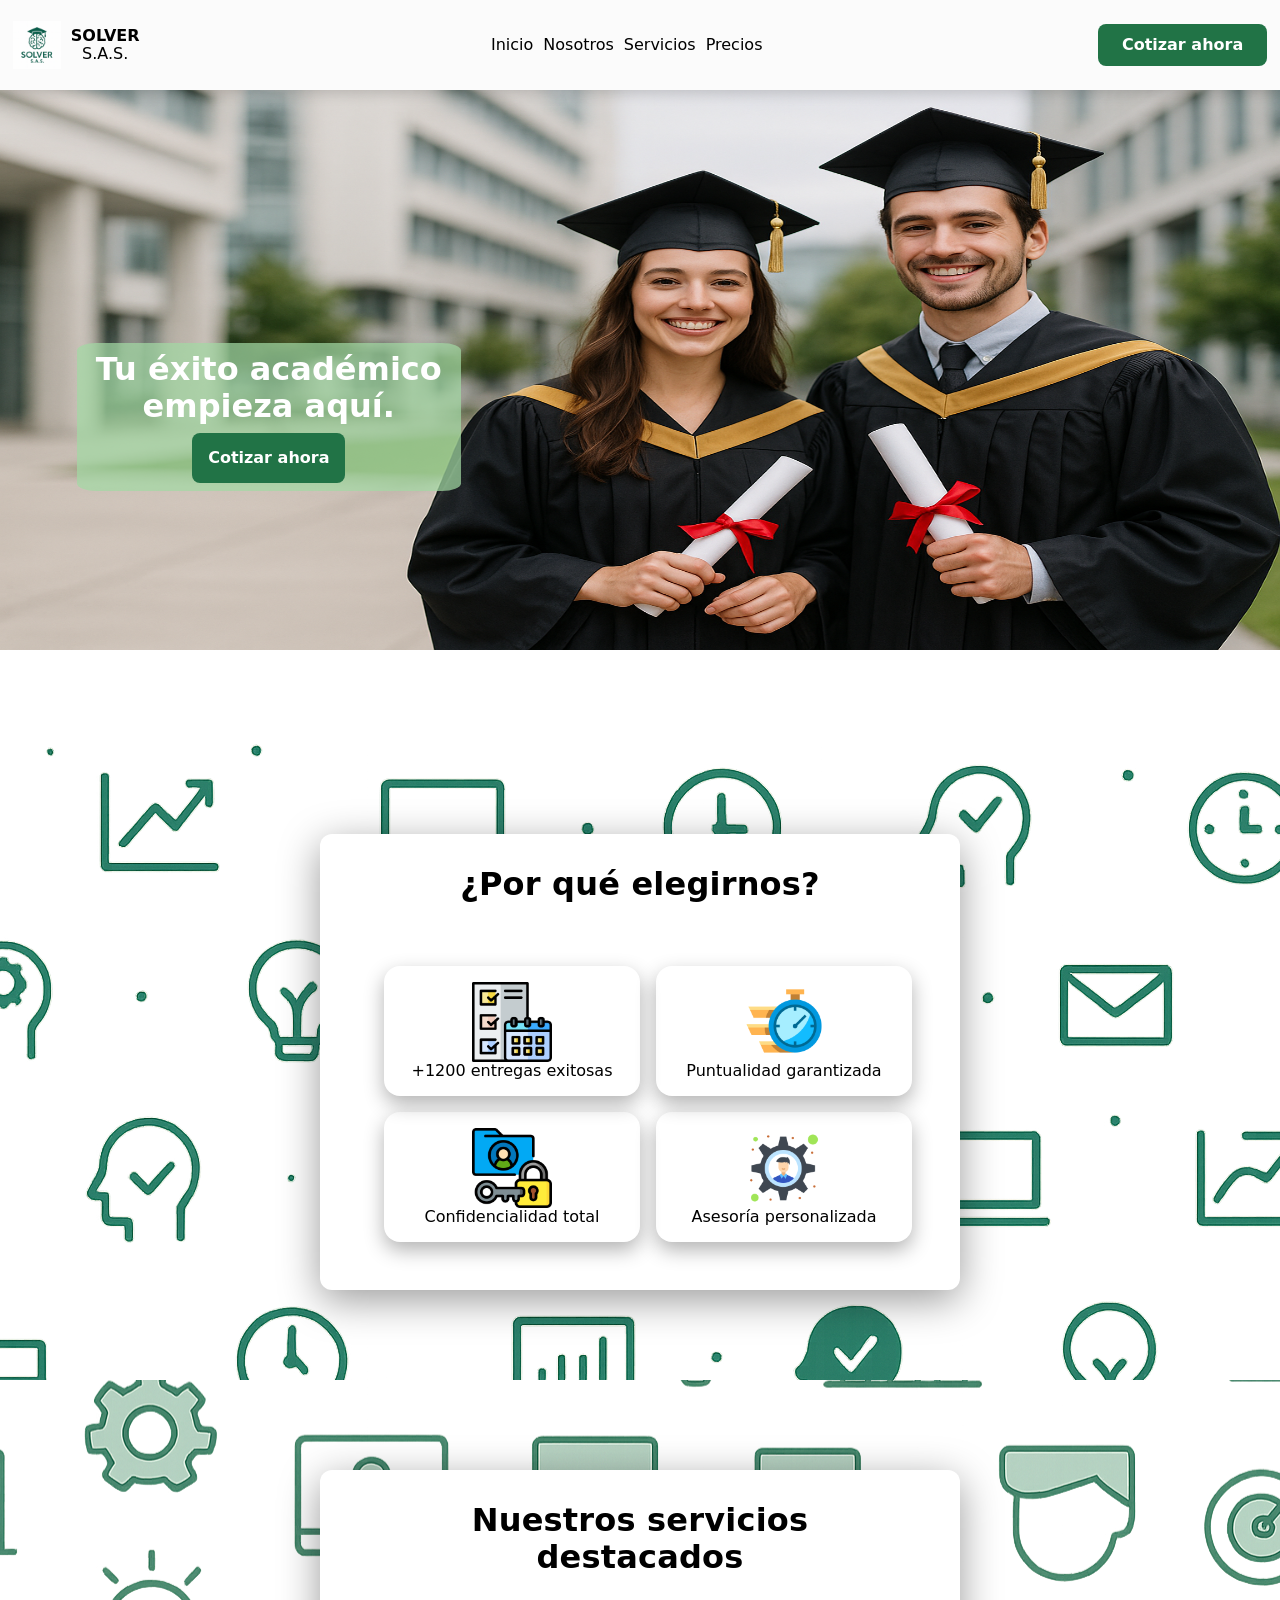
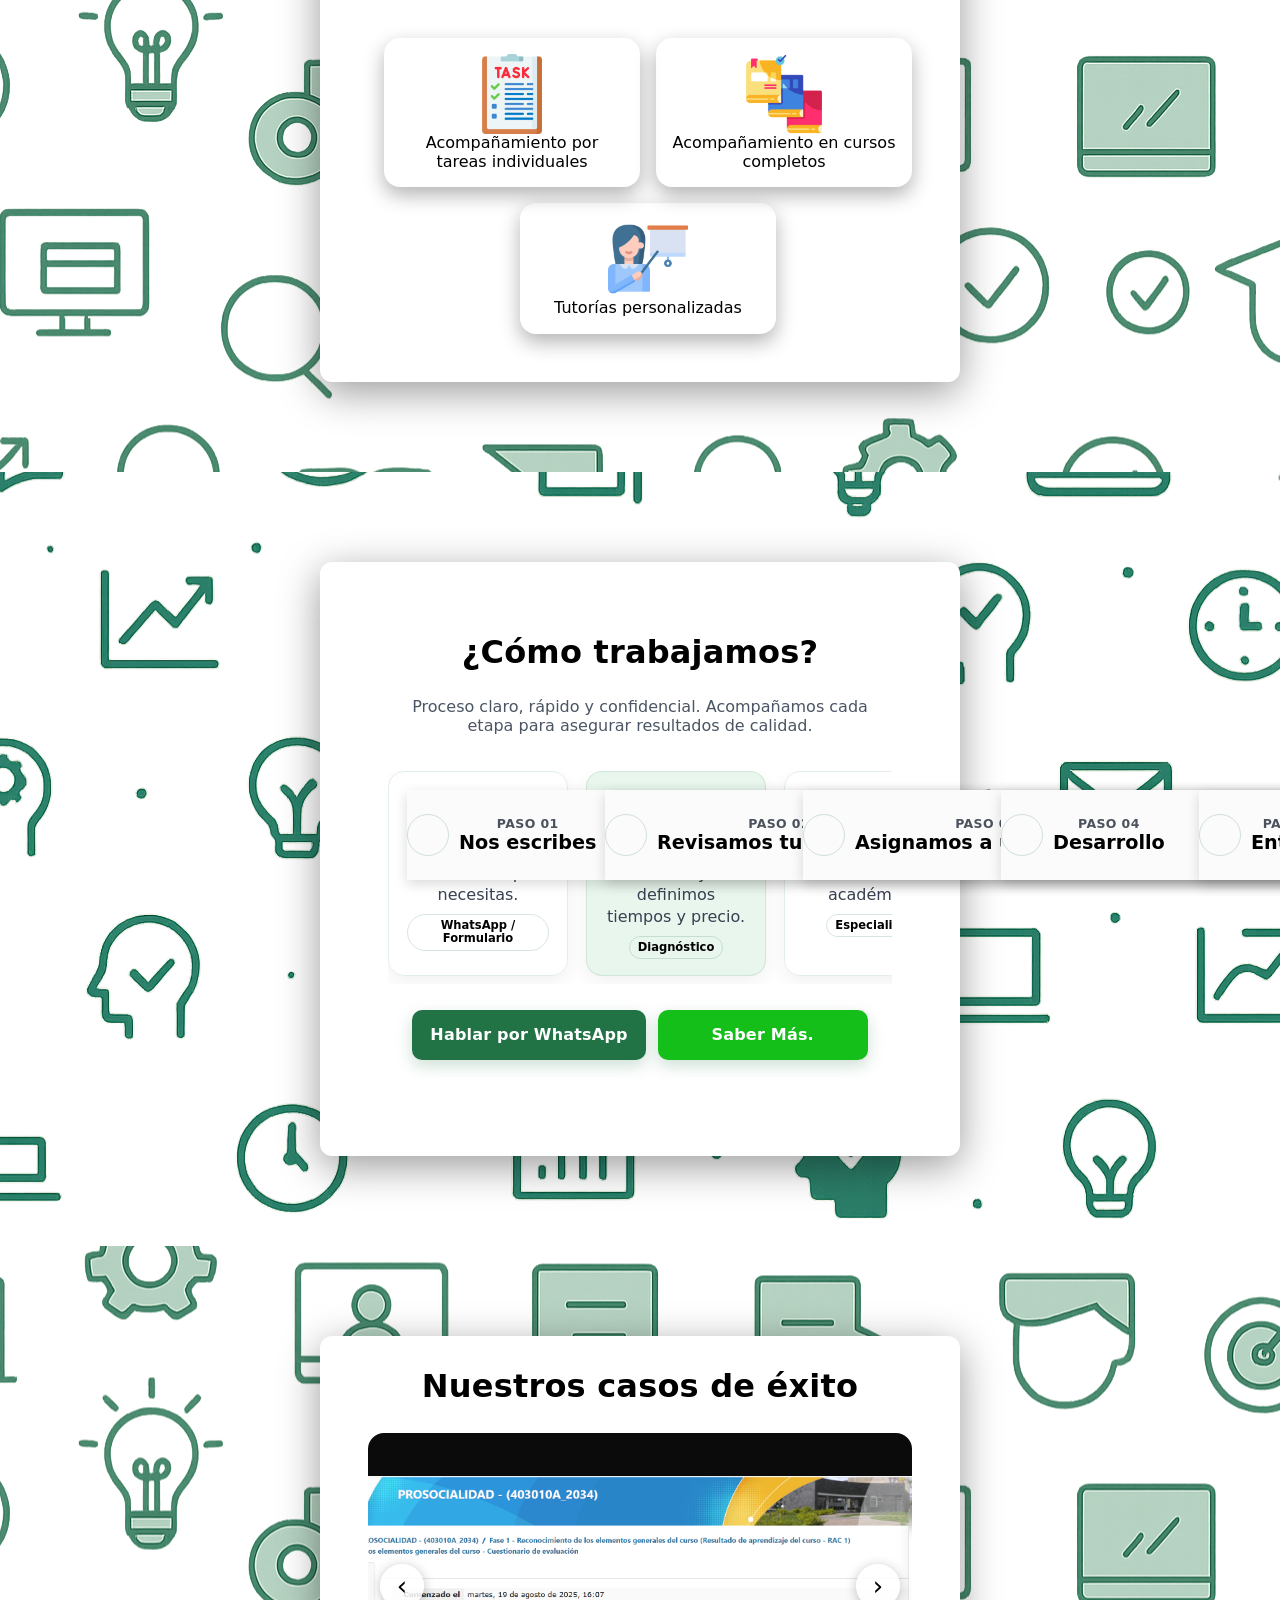
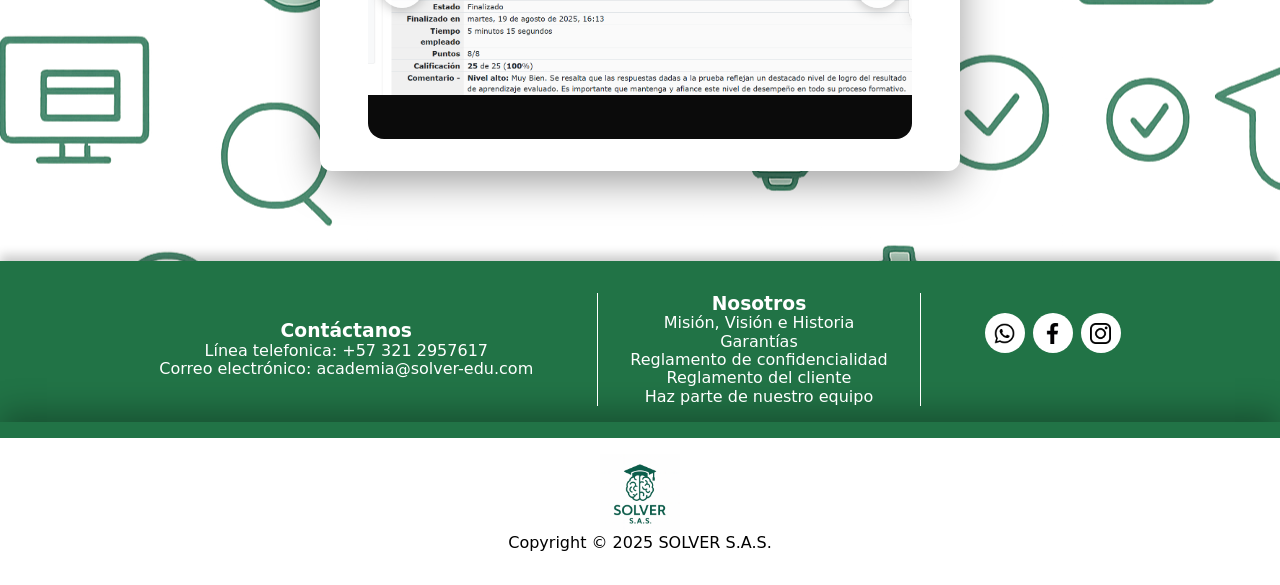
<file: index.html>
<!DOCTYPE html>
<html lang="en">
<head>
    <meta charset="UTF-8">
    <meta name="viewport" content="width=device-width, initial-scale=1.0">
    <link rel="shortcut icon" href="/imagenes/logo_solver_sinfondo.png" type="image/x-icon">
    <title>Solver S.A.S.</title>
    <link rel="stylesheet" href="/styles/normalize.css">
    <link href="https://fonts.googleapis.com/css2?family=Montserrat:wght@400;700&display=swap" rel="stylesheet">
    <link rel="stylesheet" href="/styles/style.css">
    <meta name="description" content="Recibe apoyo académico personalizado: asesorías para tesis, trabajos de grado, proyectos UNAD, tutorías virtuales y acompañamiento integral.">
    <meta name="keywords" content="asesorías académicas, tesis, trabajos UNAD, proyectos de grado, tutorías universitarias, apoyo académico, hacer mi tesis">
    <meta name="author" content="Solver S.A.S.">
  <meta name="robots" content="index, follow">
    <script type="application/ld+json">
      {
        "@context": "https://schema.org",
        "@type": "EducationalOrganization",
        "name": "Solver Asesorías Académicas",
        "url": "https://tu-dominio.com",
        "description": "Apoyo académico personalizado: tesis, proyectos UNAD, tutorías, trabajos universitarios.",
        "logo": "https://tu-dominio.com/logo.png"
      }
  </script>
</head>
<body>
    <div id="header-placeholder"></div>
    <main >
        <section class="inicio">
            <img src="/imagenes/fondo.png" alt="">
            <div>
                <b>
                    Tu éxito académico empieza aquí.
                </b>
                 <button class="btn-principal2"><a href="https://wa.me/573212957617?text=Hola%2C%20deseo%20cotizar" target="_blank">Cotizar ahora</a></button>
            </div>
        </section>
        <section class="fondo-secundario seccion_porque_elegirnos">
                <div class="contenedor-dashboard">
                    <h2 class="titulo">¿Por qué elegirnos?</h2><br>
                    <div class="dashboard-ppal container-grid grid-center ">
                        <div class="item item-grid2">
                            <a class="container-flex flex-center flex-column" rel="noopener noreferrer"><img src="/imagenes/entregas.png" alt=""><p>+1200 entregas exitosas</p></a>
                        </div>
                        <div class="item item-grid3">
                            <a class="container-flex flex-center flex-column"  rel="noopener noreferrer"><img src="/imagenes/tiempo.png" alt=""> <p>Puntualidad garantizada</p></a></div>
                        <div class="item item-grid4">
                            <a class="container-flex flex-center flex-column"  rel="noopener noreferrer"><img src="/imagenes/confidencialidad.png" alt=""><p>Confidencialidad total</p></a></div>
                        <div class="item item-grid5 " >
                            <a  class="container-flex flex-center flex-column" rel="noopener noreferrer"><img src="/imagenes/personalizado.png" alt=""><p>Asesoría personalizada</p></a></div>
                    </div>
            </div>
        </section>
        <section class="fondo-terciario seccion_servicios_destacados">
                <div class="contenedor-dashboard">
                    <h2 class="titulo">Nuestros servicios destacados</h2><br>
                    <div class="dashboard-ppal container-grid grid-center ">
                        <div class="item item-grid2">
                            <a class="container-flex flex-center flex-column"  rel="noopener noreferrer"><img src="/imagenes/tarea.png" alt=""><p>Acompañamiento por tareas individuales</p></a>
                        </div>
                        <div class="item item-grid3">
                            <a class="container-flex flex-center flex-column"  rel="noopener noreferrer"><img src="/imagenes/cursos.png" alt=""> <p>Acompañamiento en cursos completos</p></a></div>
                        <div class="item item-grid4 tutorias_p">
                            <a class="container-flex flex-center flex-column"  rel="noopener noreferrer"><img src="/imagenes/tutoria.png" alt=""><p>Tutorías personalizadas</p></a></div>
            </div>
        </section>
        <section class="fondo-secundario seccion_metodología">
            <div class="contenedor-dashboard">
                  <div class="wrap">
    <h2 class="titulo">¿Cómo trabajamos?</h2>
    <p class="sub">Proceso claro, rápido y confidencial. Acompañamos cada etapa para asegurar resultados de calidad.</p>

    <div class="timeline">
      <div class="rail" aria-hidden="true"></div>

      <!-- Paso 1 -->
      <article class="step">
        <header class="step-head">
          <div class="icon" aria-hidden="true">
            <!-- chat -->
            <svg viewBox="0 0 24 24" fill="none" stroke-width="2">
              <path d="M21 15a4 4 0 0 1-4 4H7l-4 4V7a4 4 0 0 1 4-4h10a4 4 0 0 1 4 4z"/>
            </svg>
          </div>
          <div>
            <div class="step-kicker">Paso 01</div>
            <h3 class="step-title">Nos escribes</h3>
          </div>
        </header>
        <p class="step-body">Contáctanos por WhatsApp o formulario y cuéntanos qué necesitas.</p>
        <span class="chip">WhatsApp / Formulario</span>
      </article>

      <!-- Paso 2 -->
      <article class="step">
        <header class="step-head">
          <div class="icon" aria-hidden="true">
            <!-- search -->
            <svg viewBox="0 0 24 24" fill="none" stroke-width="2">
              <circle cx="11" cy="11" r="7"></circle>
              <line x1="21" y1="21" x2="16.65" y2="16.65"></line>
            </svg>
          </div>
          <div>
            <div class="step-kicker">Paso 02</div>
            <h3 class="step-title">Revisamos tu solicitud</h3>
          </div>
        </header>
        <p class="step-body">Analizamos el alcance, resolvemos dudas y definimos tiempos y precio.</p>
        <span class="chip">Diagnóstico</span>
      </article>

      <!-- Paso 3 -->
      <article class="step">
        <header class="step-head">
          <div class="icon" aria-hidden="true">
            <!-- user-check -->
            <svg viewBox="0 0 24 24" fill="none" stroke-width="2">
              <path d="M20 21v-2a4 4 0 0 0-3-3.87"/>
              <path d="M4 21v-2a4 4 0 0 1 3-3.87"/>
              <circle cx="12" cy="7" r="4"/>
              <path d="m16 11 2 2 4-4"/>
            </svg>
          </div>
          <div>
            <div class="step-kicker">Paso 03</div>
            <h3 class="step-title">Asignamos a un experto</h3>
          </div>
        </header>
        <p class="step-body">Tu caso lo lleva un asesor especializado en tu área académica.</p>
        <span class="chip">Especialista</span>
      </article>

      <!-- Paso 4 -->
      <article class="step">
        <header class="step-head">
          <div class="icon" aria-hidden="true">
            <!-- layers -->
            <svg viewBox="0 0 24 24" fill="none" stroke-width="2">
              <path d="m12 2 10 6-10 6L2 8l10-6Z"/>
              <path d="m2 17 10 6 10-6"/>
              <path d="m2 12 10 6 10-6"/>
            </svg>
          </div>
          <div>
            <div class="step-kicker">Paso 04</div>
            <h3 class="step-title">Desarrollo</h3>
          </div>
        </header>
        <p class="step-body">Elaboramos el trabajo con metodología clara, fuentes y formato requerido.</p>
        <span class="chip">Proceso</span>
      </article>

      <!-- Paso 5 -->
      <article class="step">
        <header class="step-head">
          <div class="icon" aria-hidden="true">
            <!-- send -->
            <svg viewBox="0 0 24 24" fill="none" stroke-width="2">
              <path d="m22 2-7 20-4-9-9-4 20-7Z"/>
              <path d="M22 2 11 13"/>
            </svg>
          </div>
          <div>
            <div class="step-kicker">Paso 05</div>
            <h3 class="step-title">Entrega</h3>
          </div>
        </header>
        <p class="step-body">Recibes el material final y una breve guía para su uso/defensa.</p>
        <span class="chip">Entrega segura</span>
      </article>

      <!-- Paso 6 -->
      <article class="step success">
        <header class="step-head">
          <div class="icon" aria-hidden="true">
            <!-- sparkles / check -->
            <svg viewBox="0 0 24 24" fill="none" stroke-width="2">
              <path d="M12 3l1.5 4.5L18 9l-4.5 1.5L12 15l-1.5-4.5L6 9l4.5-1.5L12 3z"/>
              <path d="m9 18 2 2 4-4"/>
            </svg>
          </div>
          <div>
            <div class="step-kicker">Paso 06</div>
            <h3 class="step-title">Ajustes y seguimiento</h3>
          </div>
        </header>
        <p class="step-body">Si hace falta, realizamos ajustes rápidos. Tu satisfacción es lo primero.</p>
        <span class="chip">Garantía</span>
      </article>
      </div>
      <div class="cta">
        <a href="https://wa.me/573212957617?text=Hola%2C%20deseo%20cotizar" target="_blank"><button class="btn">Hablar por WhatsApp</button></a>
        <a href="/html/servicios.html" target="_blank" rel="noopener noreferrer">
          <button class="btn btn-2">Saber Más.</button>
        </a>
      </div>
    </div>
      </section>
      <section class="fondo-terciario seccion_exito">
        <div class="contenedor-dashboard">
          <h2 class="titulo">Nuestros casos de éxito</h2>
          <div class="exito-galeria" aria-label="Galería de casos de éxito">
            <button class="exito-prev" aria-label="Anterior" type="button">‹</button>
            <div class="exito-track">
              <!-- Reemplaza los src con tus imágenes reales -->
              <div class="exito-item"><img src="/imagenes/exito/exito1.png" alt="Proyecto A: Asesoría integral"></div>
              <div class="exito-item"><img src="/imagenes/exito/exito2.png" alt="Proyecto B: Desarrollo de software académico"></div>
              <div class="exito-item"><img src="/imagenes/exito/exito3.png" alt="Proyecto C: Diseño multimedia para presentación"></div>
              <div class="exito-item"><img src="/imagenes/exito/exito4.png" alt="Proyecto D: Investigación aplicada"></div>
            </div>
            <button class="exito-next" aria-label="Siguiente" type="button">›</button>
          </div>
        </div>
      </section>
    </main>
    <div id="footer-placeholder"></div>
  <script src="/js/script.js"></script>
  <script src="https://cdn.pulse.is/livechat/loader.js" data-live-chat-id="68f9d893040691f7430370bf" async></script>
</body>
</html>
</file>
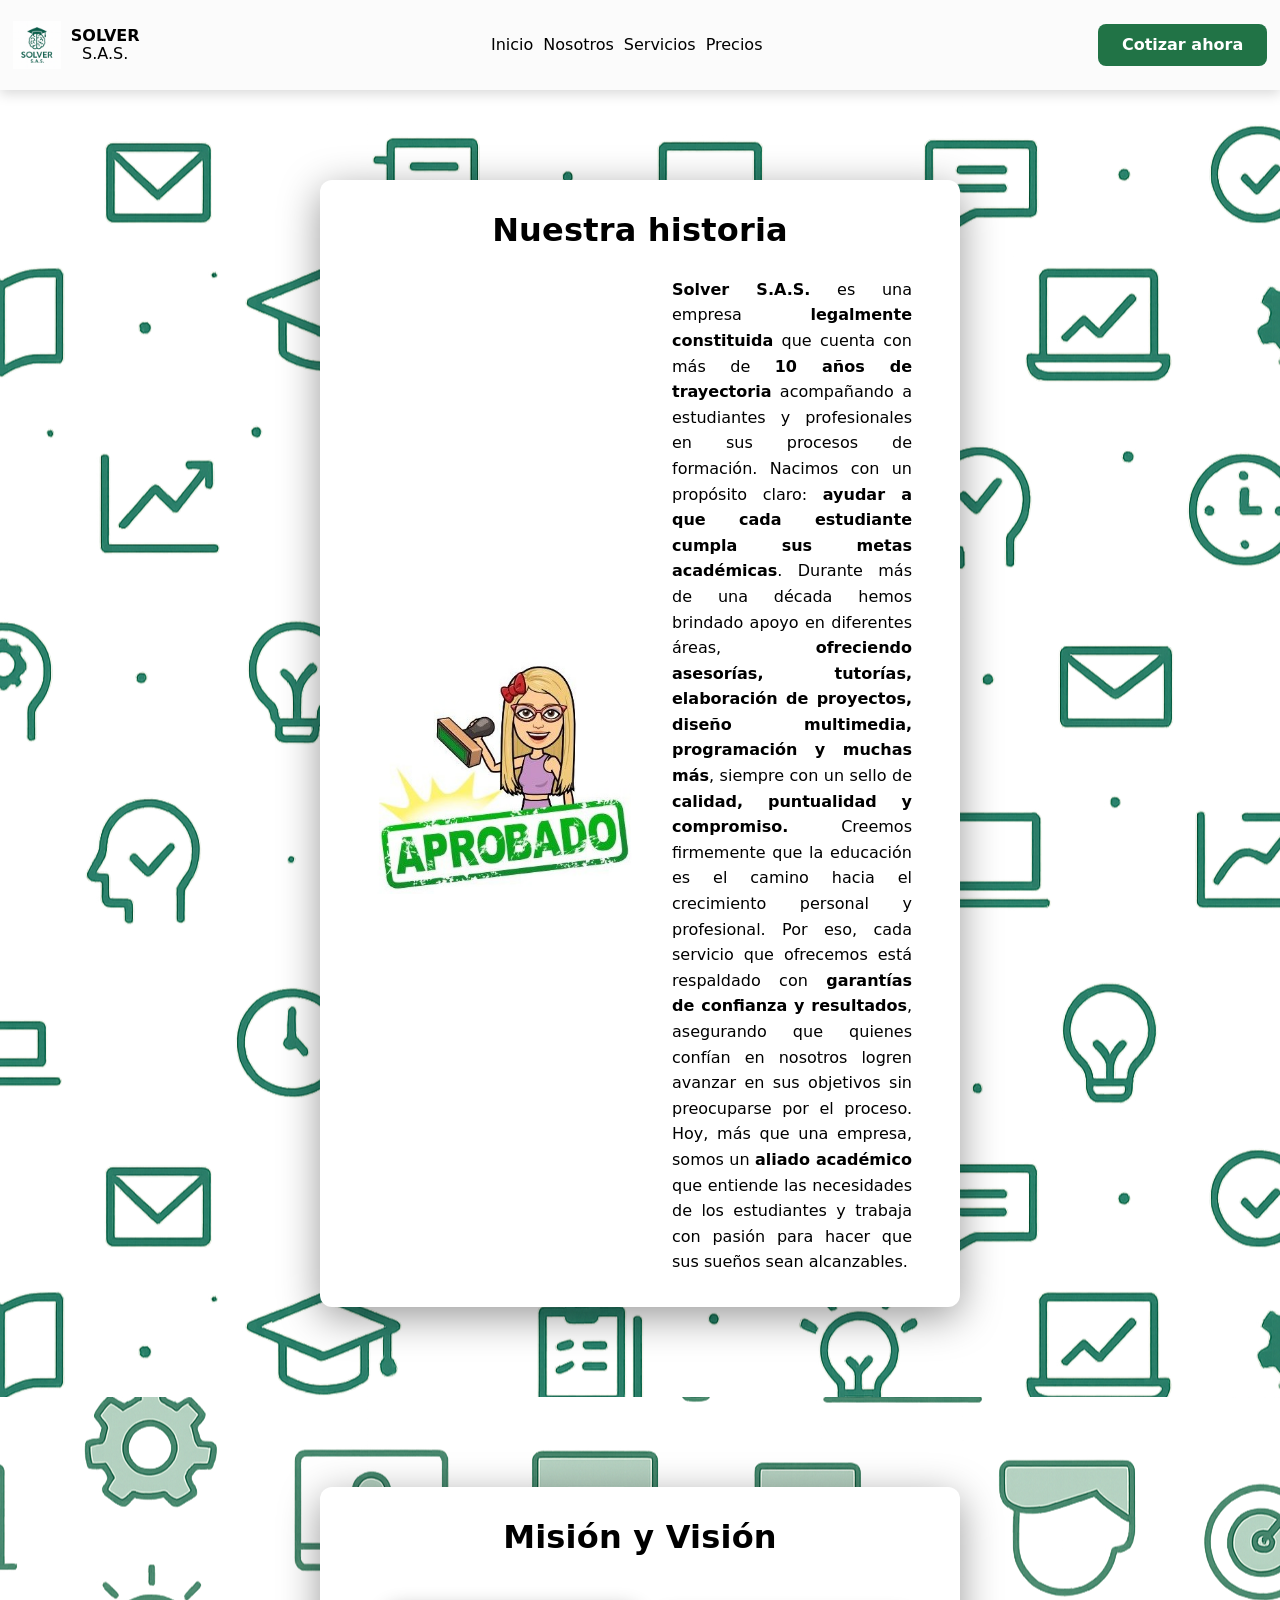
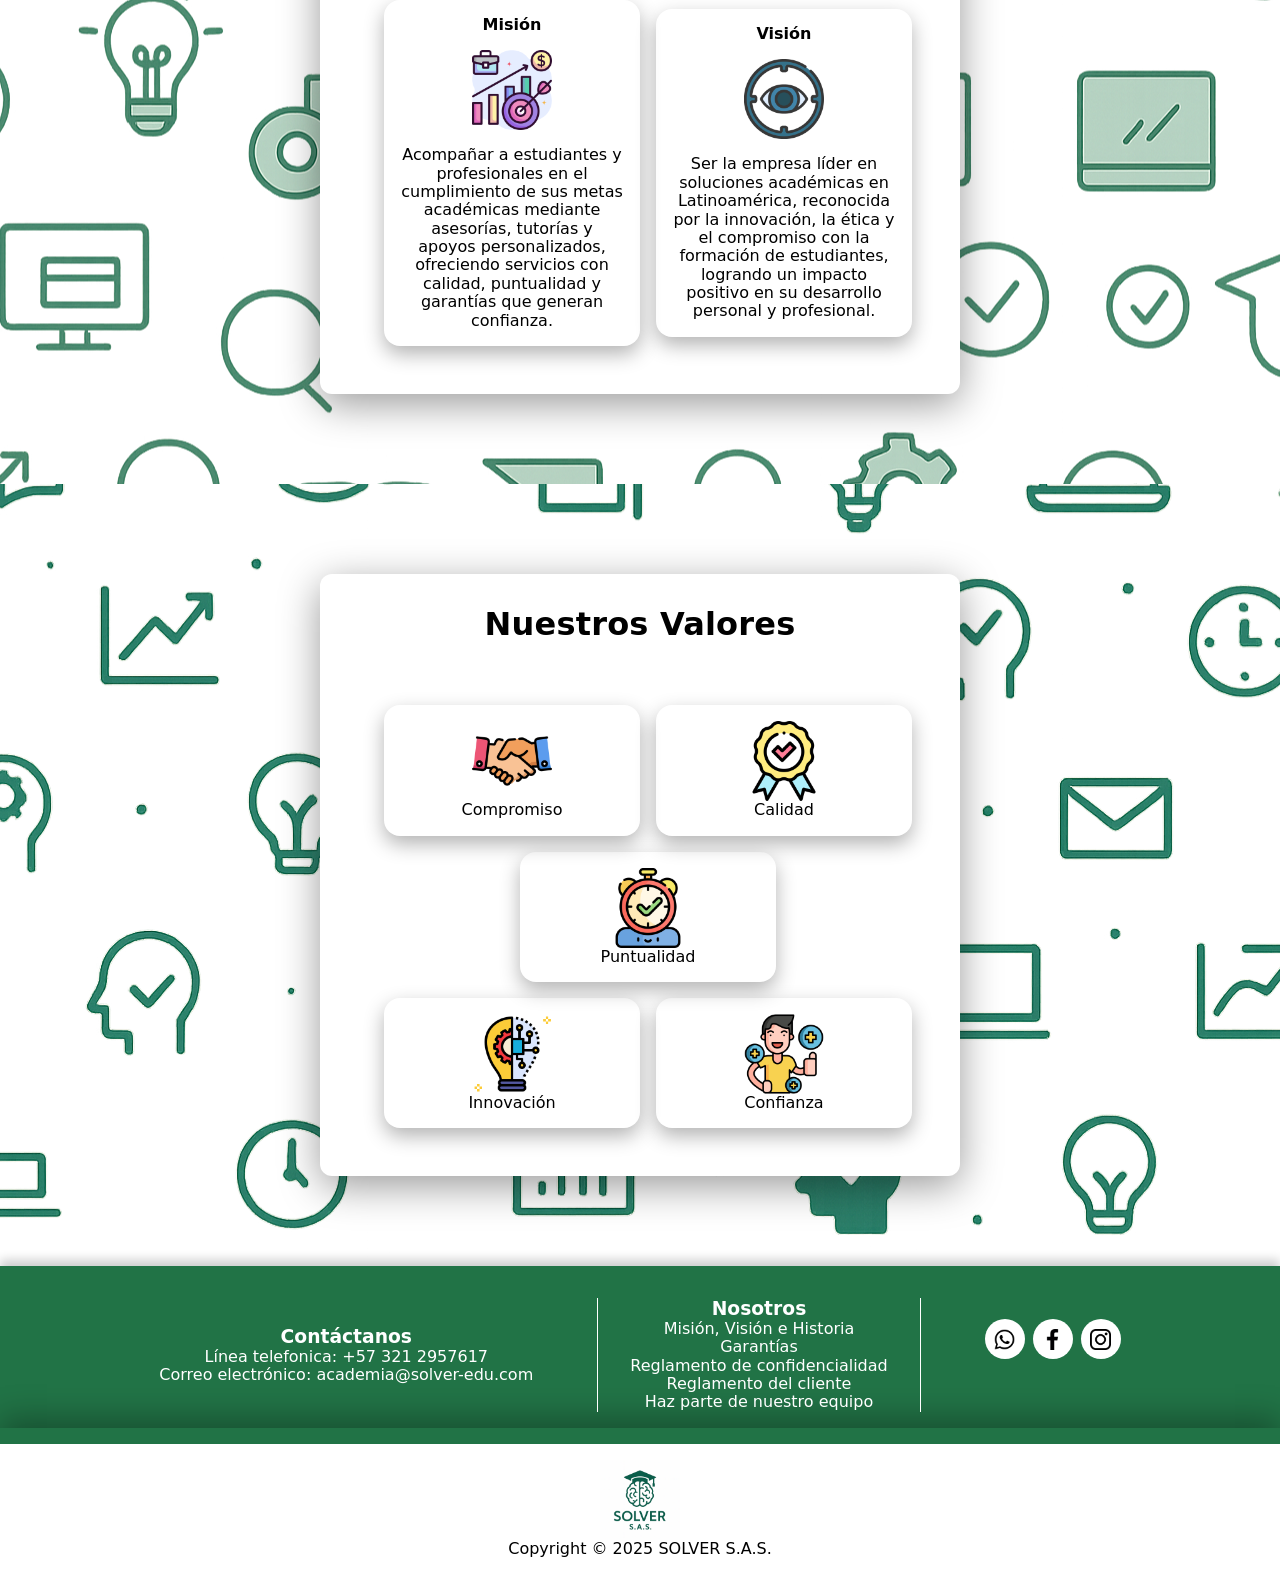
<file: html/nosotros.html>
<!DOCTYPE html>
<html lang="en">
<head>
    <meta charset="UTF-8">
    <meta name="viewport" content="width=device-width, initial-scale=1.0">
    <title>Nosotros-Solver</title>
    <link rel="shortcut icon" href="/imagenes/logo_solver_sinfondo.png" type="image/x-icon">
    <link rel="stylesheet" href="/styles/normalize.css">
    <link href="https://fonts.googleapis.com/css2?family=Montserrat:wght@400;700&display=swap" rel="stylesheet">
    <link rel="stylesheet" href="/styles/style.css">
</head>
<body>
    <div id="header-placeholder"></div>
    <main>
        <section class="fondo-secundario seccion-historia">
            <div class="contenedor-dashboard">
                <h2 class="titulo">Nuestra historia</h2>
                <div class="historia-contenido">
                <img src="/imagenes/aprobado.jpg" alt="">
                <p>
                    <b>Solver S.A.S.</b> es una empresa <b>legalmente constituida</b> que cuenta con más de <b>10 años de trayectoria</b> acompañando a estudiantes y profesionales en sus procesos de formación.

                    Nacimos con un propósito claro: <b>ayudar a que cada estudiante cumpla sus metas académicas</b>. Durante más de una década hemos brindado apoyo en diferentes áreas, <b>ofreciendo asesorías, tutorías, elaboración de proyectos, diseño multimedia, programación y muchas más</b>, siempre con un sello de <b>calidad, puntualidad y compromiso.</b>

                    Creemos firmemente que la educación es el camino hacia el crecimiento personal y profesional. Por eso, cada servicio que ofrecemos está respaldado con <b>garantías de confianza y resultados</b>, asegurando que quienes confían en nosotros logren avanzar en sus objetivos sin preocuparse por el proceso.

                    Hoy, más que una empresa, somos un <b>aliado académico </b>que entiende las necesidades de los estudiantes y trabaja con pasión para hacer que sus sueños sean alcanzables.
                </p>
                </div>
            </div>
        </section>
        <section class="fondo-terciario mision-vision-valores">
            <div class="contenedor-dashboard ">
                <h2 class="titulo">Misión y Visión</h2>
                <div class="dashboard-ppal container-grid grid-center mision-vision">
                        <div class="itemmv item-grid1">
                            <a class="container-flex flex-center flex-column" href="/html/"  rel="noopener noreferrer">
                                <b>Misión</b>
                                <img src="/imagenes/mision.png" alt=""> <p>Acompañar a estudiantes y profesionales en el cumplimiento de sus metas académicas mediante asesorías, tutorías y apoyos personalizados, ofreciendo servicios con calidad, puntualidad y garantías que generan confianza.</p></a></div>
                        <div class="itemmv item-grid2">
                            <a class="container-flex flex-center flex-column" href="/html/retiro.html" rel="noopener noreferrer">
                                <b>Visión</b>
                                <img src="/imagenes/vision.png" alt="">
                                <p>Ser la empresa líder en soluciones académicas en Latinoamérica, reconocida por la innovación, la ética y el compromiso con la formación de estudiantes, logrando un impacto positivo en su desarrollo personal y profesional.</p>
                            </a>
                        </div>
                    </div>
            </div>
        </section>
        <section class="fondo-secundario seccion-valores">
            <div class="contenedor-dashboard">
                    <h2 class="titulo">Nuestros Valores</h2><br>
                    <div class="dashboard-ppal container-grid grid-center ">
                        <div class="item item-grid2">
                            <a class="container-flex flex-center flex-column" href="/html/transacciones.html"  rel="noopener noreferrer"><img src="/imagenes/compromiso.png" alt=""><p>Compromiso</p></a>
                        </div>
                        <div class="item item-grid3">
                            <a class="container-flex flex-center flex-column" href="/html/"  rel="noopener noreferrer"><img src="/imagenes/calidad.png" alt=""> <p>Calidad</p></a>
                        </div>
                        <div class="item item-grid4 tutorias_p">
                            <a class="container-flex flex-center flex-column" href="/html/retiro.html" rel="noopener noreferrer"><img src="/imagenes/puntualidad.png" alt=""><p>Puntualidad</p></a>
                        </div>
                        <div class="item item-grid4">
                            <a class="container-flex flex-center flex-column" href="/html/"  rel="noopener noreferrer"><img src="/imagenes/innovacion.png" alt=""> <p>Innovación</p></a>
                        </div>
                        <div class="item item-grid5 ">
                            <a class="container-flex flex-center flex-column" href="/html/retiro.html" rel="noopener noreferrer"><img src="/imagenes/confianza.png" alt=""><p>Confianza</p></a>
                        </div>                        
            </div>
        </section>
    </main>
    <div id="footer-placeholder"></div>
  <script src="/js/script.js"></script>
  <script src="https://cdn.pulse.is/livechat/loader.js" data-live-chat-id="68f9d893040691f7430370bf" async></script>
</body>
</html>
</file>
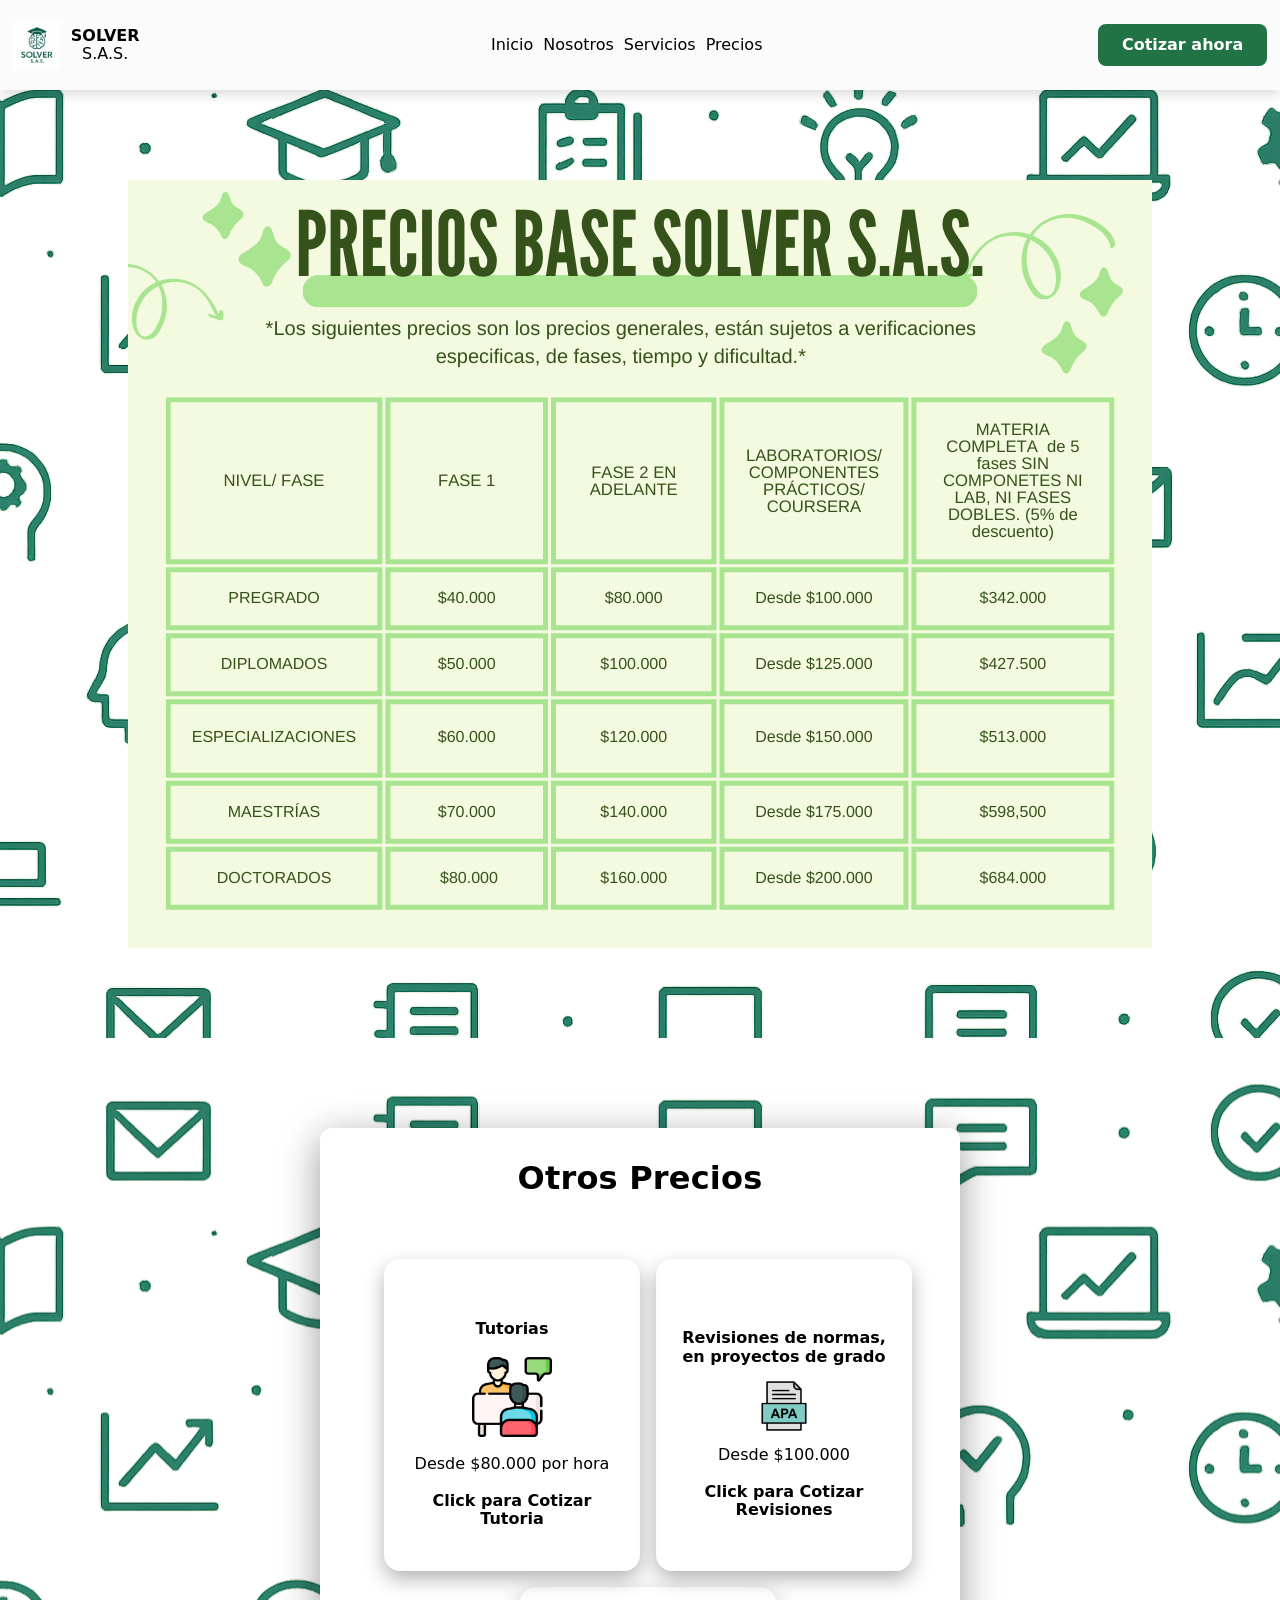
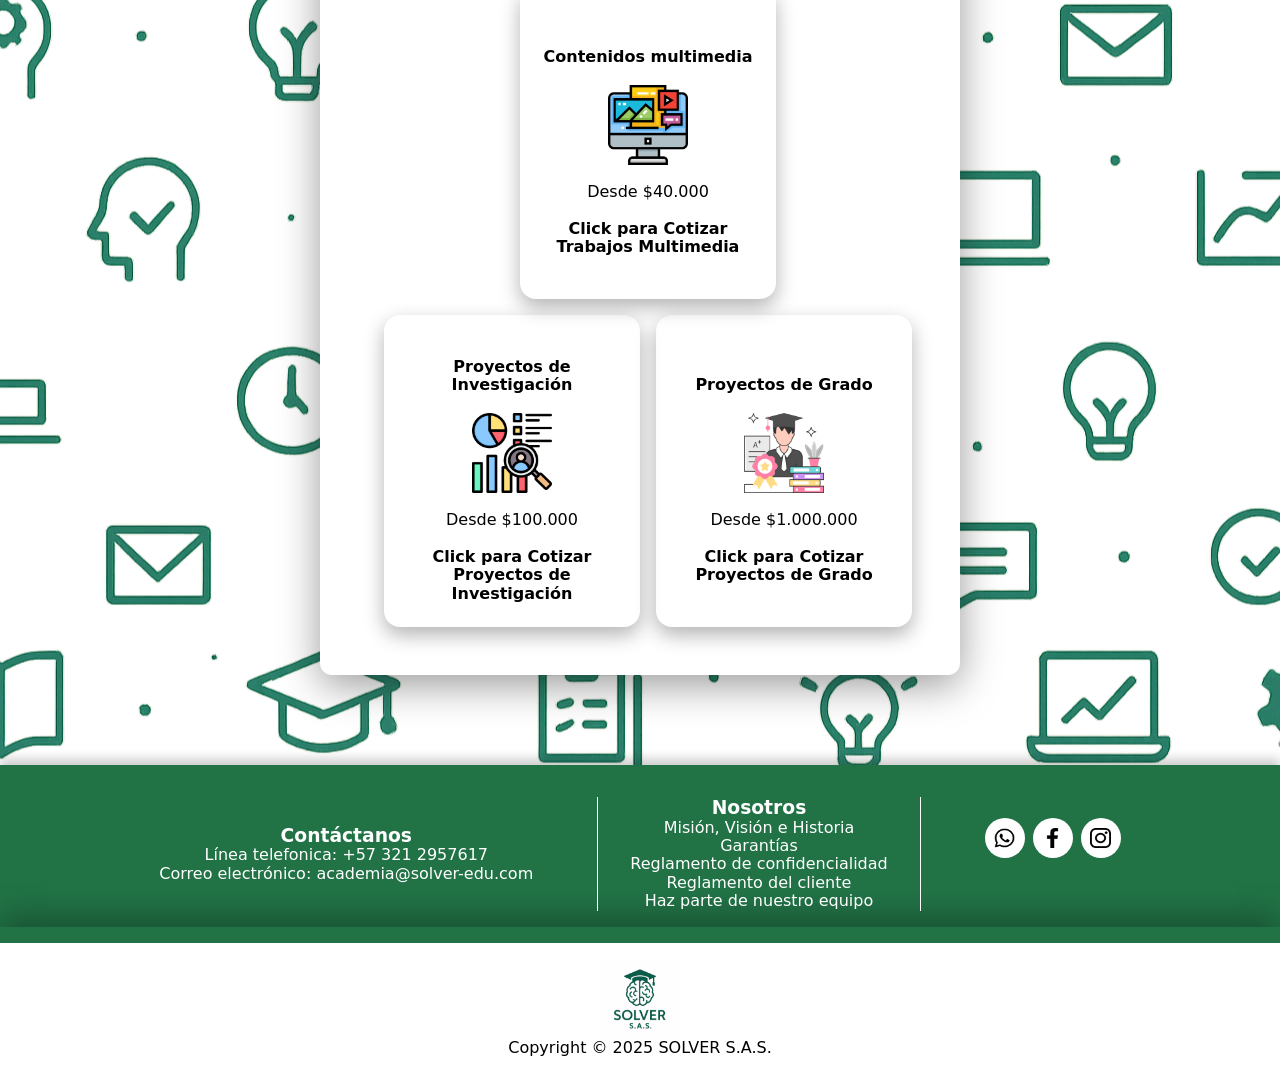
<file: html/precios.html>
<!DOCTYPE html>
<html lang="en">
<head>
    <meta charset="UTF-8">
    <meta name="viewport" content="width=device-width, initial-scale=1.0">
    <title>Nosotros-Solver</title>
    <link rel="shortcut icon" href="/imagenes/logo_solver_sinfondo.png" type="image/x-icon">
    <link rel="stylesheet" href="/styles/normalize.css">
    <link href="https://fonts.googleapis.com/css2?family=Montserrat:wght@400;700&display=swap" rel="stylesheet">
    <link rel="stylesheet" href="/styles/style.css">
</head>
<body>
    <div id="header-placeholder"></div>
    <main>
        <section class="fondo-secundario seccion-historia">
                <img src="/imagenes/PreciosSolver.png" alt="" class="img-precios">
        </section>
        <section class="fondo-secundario seccion-valores">
            <div class="contenedor-dashboard">
                    <h2 class="titulo">Otros Precios</h2><br>
                    <div class="precios-dashboard dashboard-ppal container-grid grid-center ">
                        <div class="item item-grid2 item-precios">
                            <a class="container-flex flex-center flex-column" href="https://wa.me/573212957617?text=Hola%2C%20deseo%20cotizar%20una%20tutor%C3%ADa"  rel="noopener noreferrer">
                                <br><b>Tutorias</b><br>
                                <img src="/imagenes/tutorias.png" alt=""><br>
                                <p>Desde $80.000 por hora</p>
                                <br><b>Click para Cotizar Tutoria</b>
                            </a>
                        </div>
                        <div class="item item-grid3 item-precios">
                            <a class="container-flex flex-center flex-column" href="https://wa.me/573212957617?text=Hola,%20deseo%20cotizar%20una%20revisi%C3%B3n%20de%20proyecto"  rel="noopener noreferrer">
                                <br><b>Revisiones de normas, en proyectos de grado</b>
                                <img src="/imagenes/apa.png" alt=""> <p>Desde $100.000</p>
                                <br><b>Click para Cotizar Revisiones</b>
                                </a>
                                
                        </div>
                        <div class="item item-grid4 tutorias_p item-precios">
                            <a class="container-flex flex-center flex-column" href="https://wa.me/573212957617?text=Hola,%20deseo%20cotizar%20la%20realizaci%C3%B3n%20de%20contenido%20multimedia%20acad%C3%A9mico" rel="noopener noreferrer">
                                <br><b>Contenidos multimedia</b><br>
                                <img src="/imagenes/multimedia.png" alt=""><br>
                                <p>Desde $40.000</p>
                                <br><b>Click para Cotizar Trabajos Multimedia</b>
                            </a>
                        </div>
                        <div class="item item-grid4 item-precios">
                            <a class="container-flex flex-center flex-column" href="https://wa.me/573212957617?text=Hola%2C%20deseo%20cotizar%20un%20proyecto%20de%20investigaci%C3%B3n"  rel="noopener noreferrer">
                                <br><b>Proyectos de Investigación</b><br>
                                <img src="/imagenes/investigacion.png" alt=""><br>
                                <p>Desde $100.000</p>
                                <br><b>Click para Cotizar Proyectos de Investigación</b>
                            </a>
                        </div>
                        <div class="item item-grid5 item-precios">
                            <a class="container-flex flex-center flex-column" href="https://wa.me/573212957617?text=Hola,%20deseo%20cotizar%20un%20proyecto%20de%20grado" rel="noopener noreferrer">
                                <br><b>Proyectos de Grado</b><br>
                                <img src="/imagenes/grado.png" alt=""><br>
                                <p>Desde $1.000.000</p>
                                <br><b>Click para Cotizar Proyectos de Grado</b>
                            </a>
                        </div>                        
            </div>
        </section>
    </main>
    <div id="footer-placeholder"></div>
  <script src="/js/script.js"></script>
  <script src="https://cdn.pulse.is/livechat/loader.js" data-live-chat-id="68f9d893040691f7430370bf" async></script>
</body>
</html>
</file>
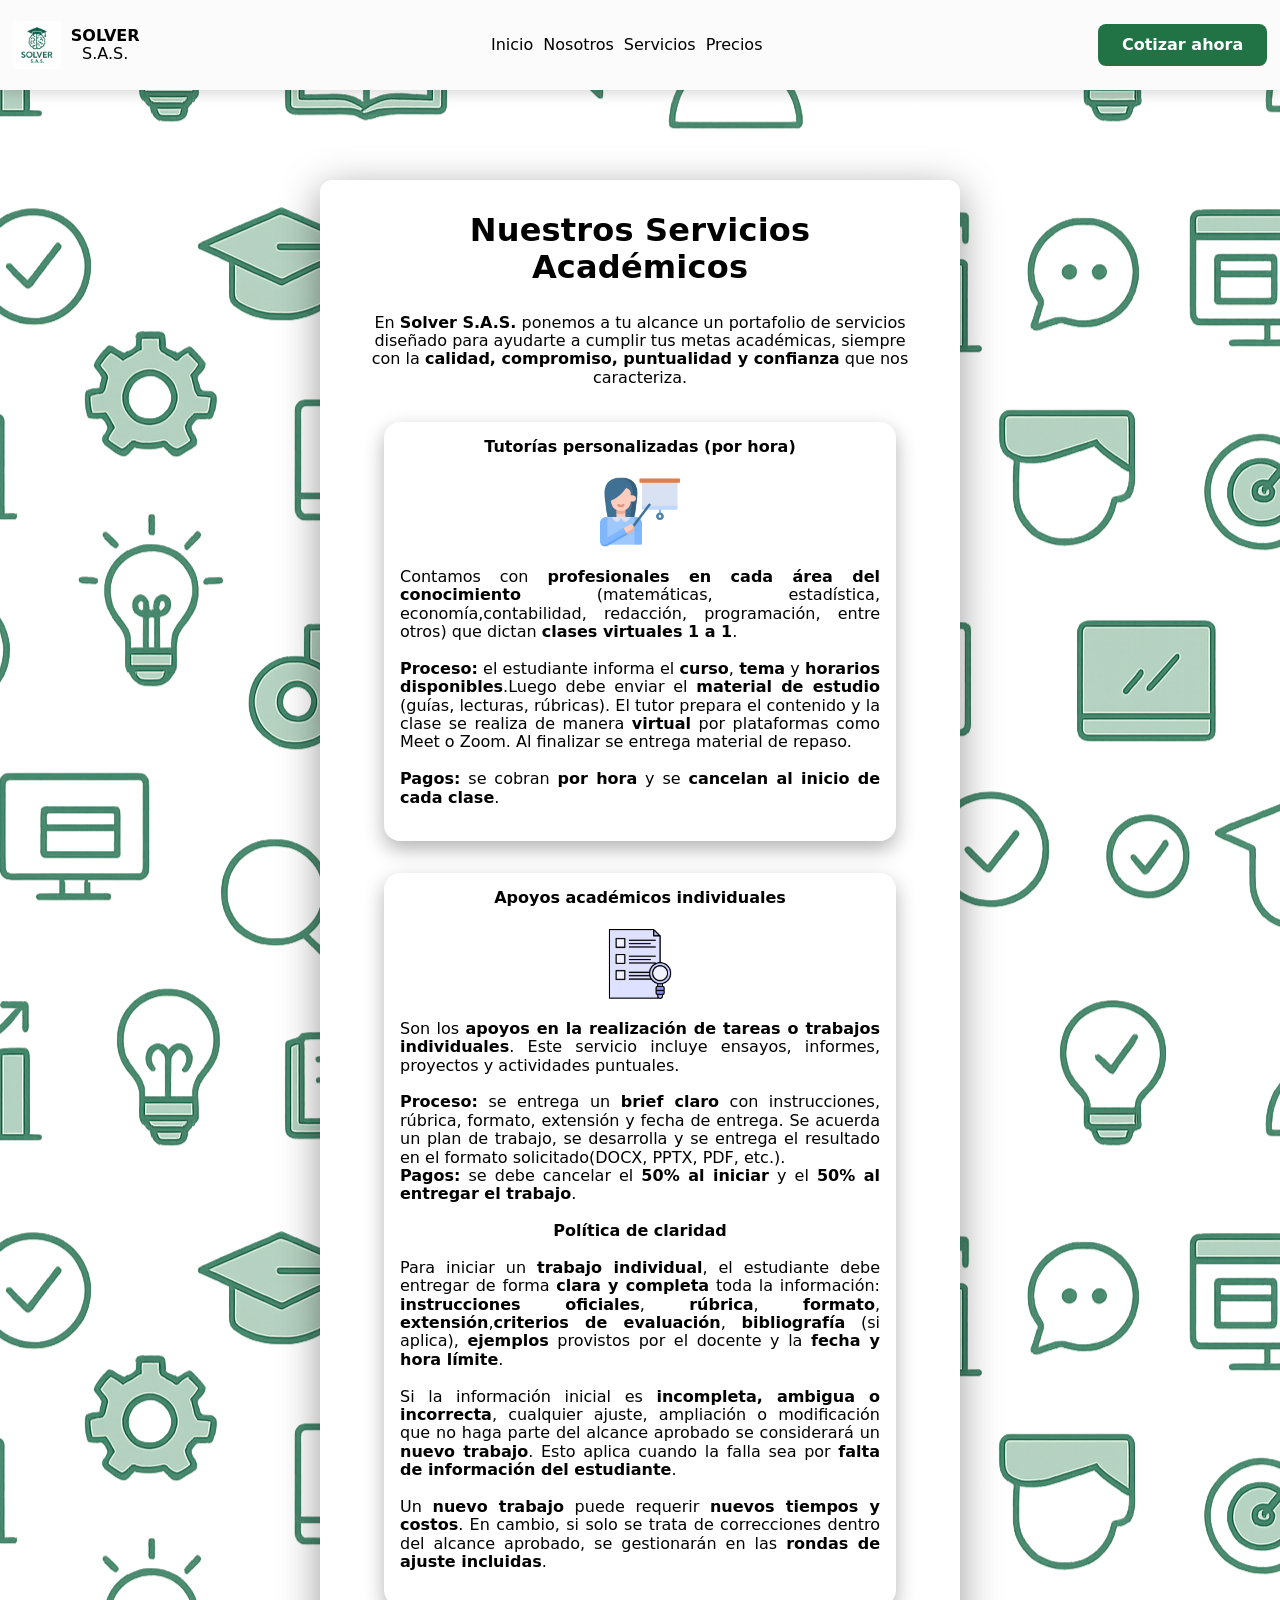
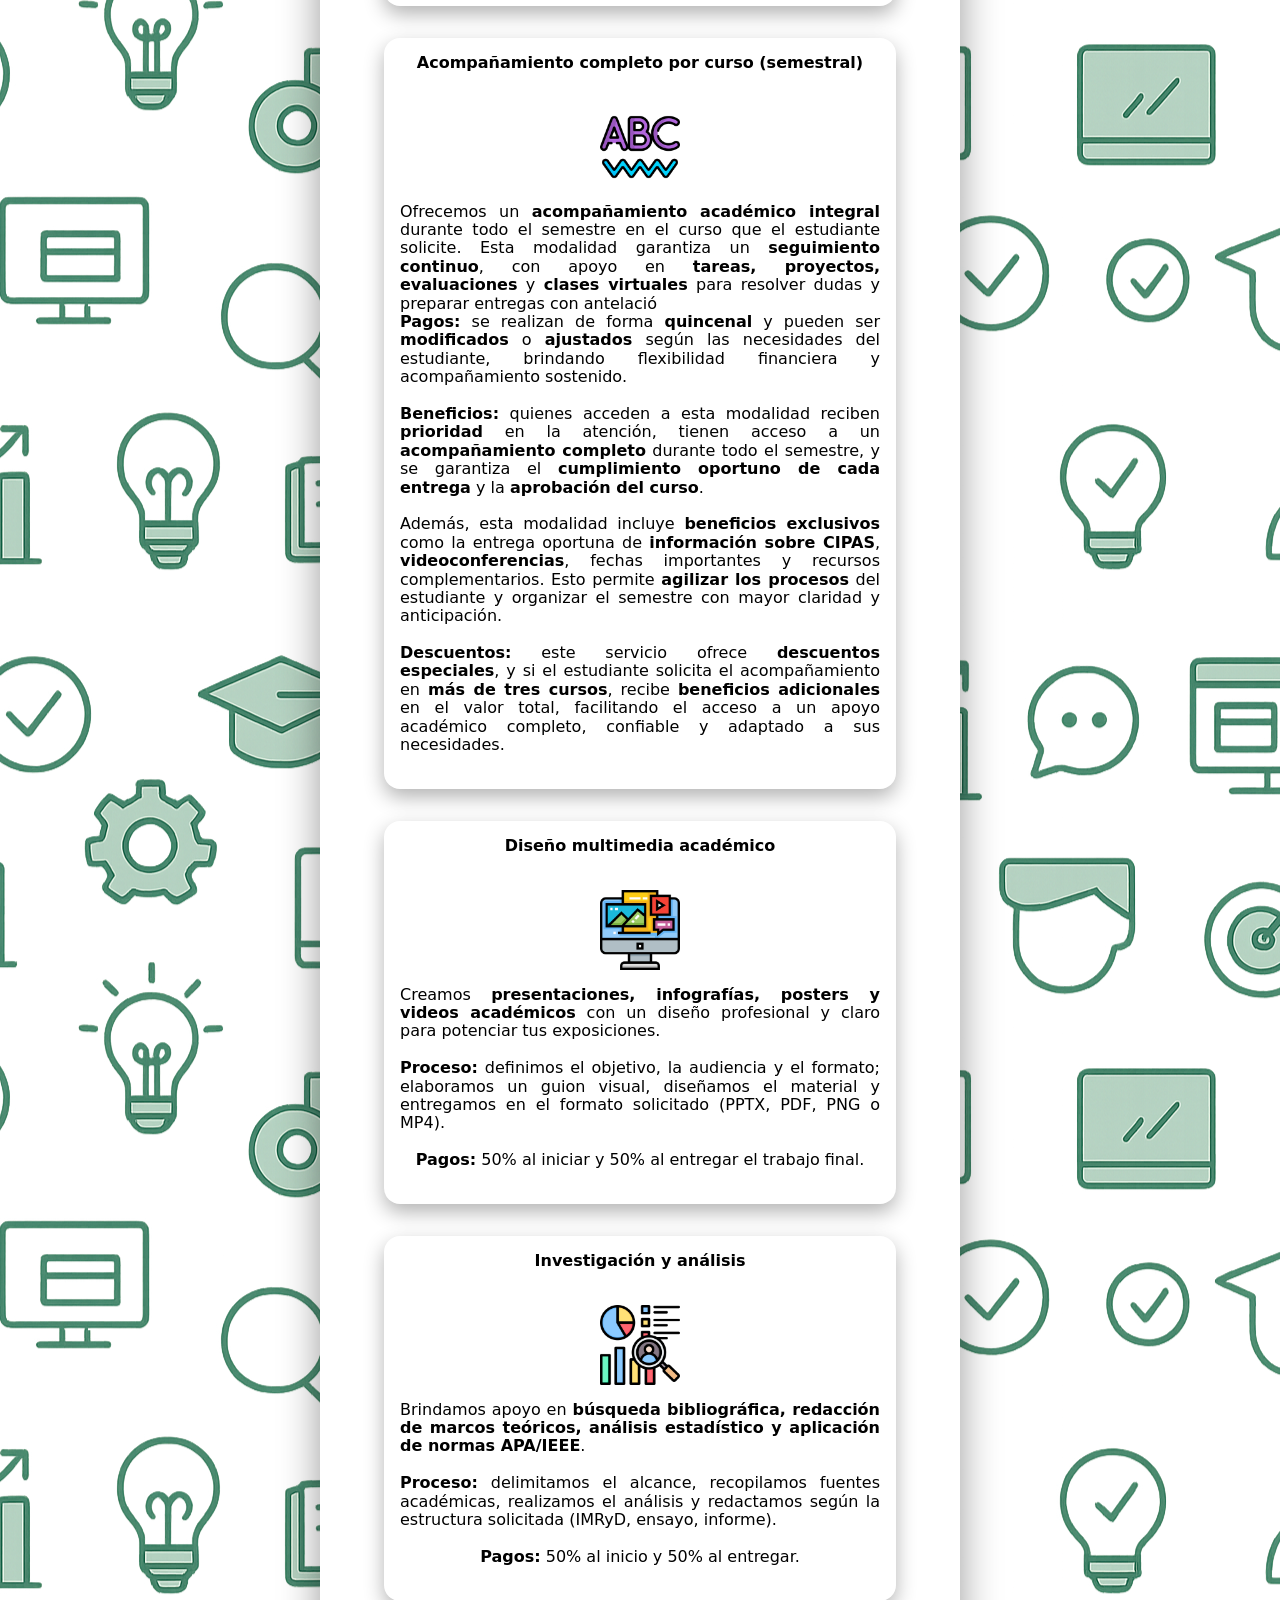
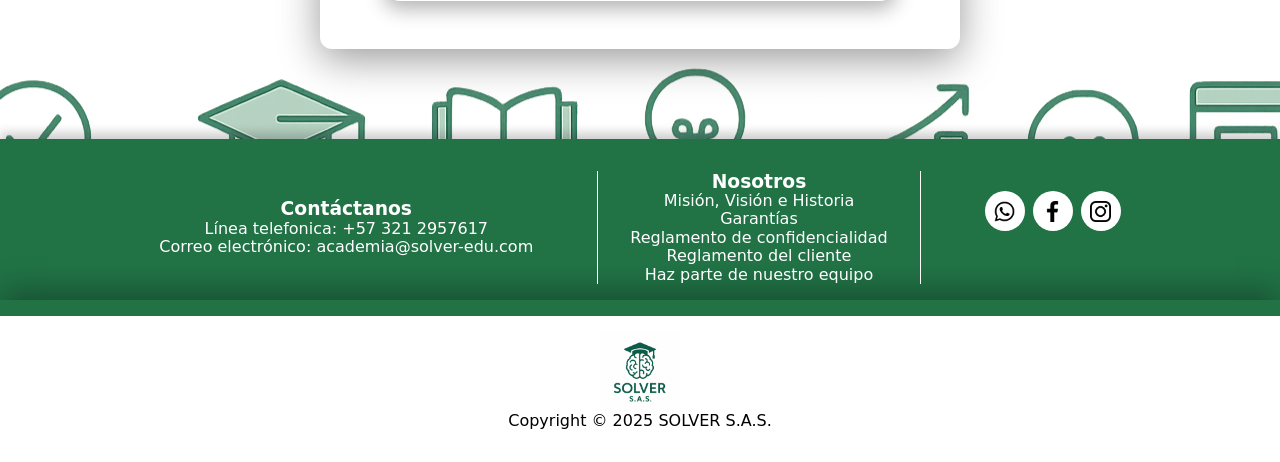
<file: html/servicios.html>
<!DOCTYPE html>
<html lang="en">
<head>
    <meta charset="UTF-8">
    <meta name="viewport" content="width=device-width, initial-scale=1.0">
    <title>Servicios-Solver</title>
    <link rel="shortcut icon" href="/imagenes/logo_solver_sinfondo.png" type="image/x-icon">
    <link rel="stylesheet" href="/styles/normalize.css">
    <link href="https://fonts.googleapis.com/css2?family=Montserrat:wght@400;700&display=swap" rel="stylesheet">
    <link rel="stylesheet" href="/styles/style.css">
</head>
<body>
    <div id="header-placeholder"></div>
    <main>
        <section class="fondo-terciario mision-vision-valores">
            <div class="contenedor-dashboard">
                <h2 class="titulo">Nuestros Servicios Académicos</h2>
                    <p>En <b>Solver S.A.S.</b> ponemos a tu alcance un portafolio de servicios diseñado para ayudarte a cumplir tus metas académicas, siempre con la <b>calidad, compromiso, puntualidad y confianza</b> que nos caracteriza.
                    </p>
                    <br>
                <div class=" servicios-dashboard dashboard-ppal container-grid grid-center grid-servicios ">
                        <div class="item-servicios">
                            <a class="container-flex flex-center flex-column"  rel="noopener noreferrer">
                                <b>Tutorías personalizadas (por hora)</b>
                                <img src="/imagenes/tutoria.png" alt="">
                                <p>Contamos con <b>profesionales en cada área del conocimiento</b> (matemáticas, estadística, economía,contabilidad, redacción, programación, entre otros) que dictan <b>clases virtuales 1 a 1</b>.</p><br>
                                <p><b>Proceso:</b> el estudiante informa el <b>curso</b>, <b>tema</b> y <b>horarios disponibles</b>.Luego debe enviar el <b>material de estudio</b> (guías, lecturas, rúbricas). El tutor prepara el contenido y la clase se realiza de manera <b>virtual</b> por plataformas como Meet o Zoom. Al finalizar se entrega material de repaso.</p> <br>
                                <p><b>Pagos:</b> se cobran <b>por hora</b> y se <b>cancelan al inicio de cada clase</b>.</p><br>
                            </a>
                        </div>
                        <div class="item-servicios">
                            <a class="container-flex flex-center flex-column" rel="noopener noreferrer">
                                <b>Apoyos académicos individuales</b>
                                <img src="/imagenes/trabajosind.png" alt="">
                                      <p>Son los <b>apoyos en la realización de tareas o trabajos individuales</b>. Este servicio incluye ensayos, informes, proyectos y actividades puntuales.</p><br>
                                      <p><b>Proceso:</b> se entrega un <b>brief claro</b> con instrucciones, rúbrica, formato, extensión y fecha de entrega. Se acuerda un plan de trabajo, se desarrolla y se entrega el resultado en el formato solicitado(DOCX, PPTX, PDF, etc.).</p>
                                      <p><b>Pagos:</b> se debe cancelar el <b>50% al iniciar</b> y el <b>50% al entregar el trabajo</b>.</p><br>
                                      <!-- Política de claridad -->
                                    <div class="politica-apoyos-individuales">
                                        <h4>Política de claridad</h4><br>
                                        <p>Para iniciar un <b>trabajo individual</b>, el estudiante debe entregar de forma <b>clara y completa</b> toda la información: <b>instrucciones oficiales</b>, <b>rúbrica</b>, <b>formato</b>, <b>extensión</b>,<b>criterios de evaluación</b>, <b>bibliografía</b> (si aplica), <b>ejemplos</b> provistos por el docente y la <b>fecha y hora límite</b>.
                                        </p><br>
                                        <p>
                                            Si la información inicial es <b>incompleta, ambigua o incorrecta</b>, cualquier ajuste, ampliación o modificación que no haga parte del alcance aprobado se considerará un <b>nuevo trabajo</b>. Esto aplica cuando la falla sea por <b>falta de información del estudiante</b>.
                                        </p><br>
                                        <p>
                                            Un <b>nuevo trabajo</b> puede requerir <b>nuevos tiempos y costos</b>. En cambio, si solo se trata de correcciones dentro del alcance aprobado, se gestionarán en las <b>rondas de ajuste incluidas</b>.
                                        </p><br>
                                    </div>
                            </a>
                        </div>
                    <div class="item-servicios">
                        <a class="container-flex flex-center flex-column"   rel="noopener noreferrer">
                            <b>Acompañamiento completo por curso (semestral)</b><br>
                            <img src="/imagenes/cursos2.png" alt="">
                            <p>
                                Ofrecemos un <b>acompañamiento académico integral</b> durante todo el semestre en el curso que el estudiante solicite.
                                Esta modalidad garantiza un <b>seguimiento continuo</b>, con apoyo en <b>tareas, proyectos, evaluaciones</b> y
                                <b>clases virtuales</b> para resolver dudas y preparar entregas con antelació<n class="br"></n>
                            </p>
                            <p>
                                <b>Pagos:</b> se realizan de forma <b>quincenal</b> y pueden ser <b>modificados</b> o <b>ajustados</b> según las
                                necesidades del estudiante, brindando flexibilidad financiera y acompañamiento sostenido.
                            </p><br>
                            <p>
                                <b>Beneficios:</b> quienes acceden a esta modalidad reciben <b>prioridad</b> en la atención, tienen acceso a un
                                <b>acompañamiento completo</b> durante todo el semestre, y se garantiza el <b>cumplimiento oportuno de cada entrega</b>
                                y la <b>aprobación del curso</b>.
                            </p><br>
                            <p>
                                Además, esta modalidad incluye <b>beneficios exclusivos</b> como la entrega oportuna de <b>información sobre CIPAS</b>,
                                <b>videoconferencias</b>, fechas importantes y recursos complementarios. Esto permite <b>agilizar los procesos</b> del estudiante
                                y organizar el semestre con mayor claridad y anticipación.
                            </p><br>
                            <p>
                                <b>Descuentos:</b> este servicio ofrece <b>descuentos especiales</b>, y si el estudiante solicita el acompañamiento
                                en <b>más de tres cursos</b>, recibe <b>beneficios adicionales</b> en el valor total, facilitando el acceso a un
                                apoyo académico completo, confiable y adaptado a sus necesidades.
                            </p><br>
                        </a>
                    </div>
                    <div class="item-servicios">
                        <a class="container-flex flex-center flex-column"   rel="noopener noreferrer">
                            <b>Diseño multimedia académico</b><br>
                            <img src="/imagenes/multimedia.png" alt="">
                            <p>
                                Creamos <b>presentaciones, infografías, posters y videos académicos</b> con un diseño profesional y claro
                                para potenciar tus exposiciones.
                            </p><br>
                            <p>
                                <b>Proceso:</b> definimos el objetivo, la audiencia y el formato; elaboramos un guion visual, diseñamos el
                                material y entregamos en el formato solicitado (PPTX, PDF, PNG o MP4).
                            </p><br>
                            <p>
                                <b>Pagos:</b> 50% al iniciar y 50% al entregar el trabajo final.
                            </p><br>
                        </a>
                    </div>
                    <div class="item-servicios">
                        <a class="container-flex flex-center flex-column"   rel="noopener noreferrer">
                            <b>Investigación y análisis</b><br>
                            <img src="/imagenes/investigacion.png" alt="">
                            <p>
                                Brindamos apoyo en <b>búsqueda bibliográfica, redacción de marcos teóricos, análisis estadístico y aplicación de normas APA/IEEE</b>.
                            </p><br>
                            <p>
                                <b>Proceso:</b> delimitamos el alcance, recopilamos fuentes académicas, realizamos el análisis
                                y redactamos según la estructura solicitada (IMRyD, ensayo, informe).
                            </p><br>
                            <p>
                                <b>Pagos:</b> 50% al inicio y 50% al entregar.
                            </p><br>
                        </a>
                    </div>
                </div>
        </section>
    </main>
    <div id="footer-placeholder"></div>
  <script src="/js/script.js"></script>
  <script src="https://cdn.pulse.is/livechat/loader.js" data-live-chat-id="68f9d893040691f7430370bf" async></script>
</body>
</html>
</file>
<file: styles/style.css>
/* Se hace la estilización de los estilos principales */
html, body{
    height: auto;
    min-height: 100vh;
    font-family: 'Montserrat';
    overflow-x: hidden;
    margin: 0;
}
/* Se estilizo la barra de navegación */
header{
    height: 10vh;
    position: fixed;
    width: 100%;
    z-index: 50;
    background-color: #fbfbfb;
    box-shadow: 0 4px 12px rgba(0, 0, 0, 0.15); /* Sombra inferior suave */
}
:root {
  /* Colores principales */
  --color-primario: #217346;        /* Verde Excel */
  --color-secundario: #D6EEDD;      /* Verde claro */
  --color-acento: #A3D9A5;          /* Verde lima */

  /* Colores neutros */
  --color-blanco: #FFFFFF;
  --color-gris-claro: #F5F5F5;
  --color-gris-oscuro: #333333;

  /* Colores de estado */
  --color-error: #FF6B6B;           /* Coral suave */

  /* Tipografía */
  --fuente-principal: 'Inter', sans-serif;
}

nav{
    margin: 0 1%;
    height: 100%;

}
.img-contenedor{
    height: 100%;  
}
.img-nav{
    height: 3rem;          
    object-fit: contain;       
}
.flex-interno{
    gap: 10PX;
}
.sucursal{
    border-left: 1px solid black;
    height: 100%;
    padding-left: 5%;
}


main{
    margin-top: 10vh;
    background-color: var(--color-blanco);
}

.inicio img {
  width: 100%;
  aspect-ratio: 16 /7 ; /* mantiene proporción 16:9 */
  background-size: contain; /* siempre completa */
  background-position: center;
  background-repeat: no-repeat; 
}
.inicio {
  position: relative;        /* referencia para el texto */
  width: 100%;
}
.inicio div {
  position: absolute;        /* lo pone encima de la imagen */
  top: 50%;                  /* centro vertical */
  left: 6%;                 /* un poco hacia la izquierda */
  transform: translateY(-50%); /* centra perfectamente */
  color: white;              /* color del texto */
  font-size: 2rem;
  width: 30vw;
  background-color:#a3d9a5b6;
  border-radius: 5%;
  padding: .5rem;
  height: auto;
  text-align: center;
}
.btn-principal2 {
  background-color: var(--color-primario);
  color: white;
  font-size: 1rem;
  font-weight: 600;
  padding: 1rem;
  border: none;
  border-radius: 8px;
  cursor: pointer;
  transition: all 0.3s ease;
  display: block;         /* hace que se comporte como bloque */
  margin: .5rem auto 0;    /* auto = centrado horizontal */
  text-align: center;
}

.btn-principal2 a {
  color: white;
  text-decoration: none;
}

.fondo-secundario{
    width: 100%;
    background-image: url(/imagenes/fondo3.png);
    background-size: auto;
    background-repeat: repeat;
    background-position: center;
}
.fondo-terciario{
    width: 100%;
    background-image: url(/imagenes/fondo4.png);
    background-size: auto;
    background-repeat: repeat;
    background-position: center;
}
a {
  color: inherit;
  text-decoration: none;
  text-align: center;  
}
p, h1, h2, h3, h4, h5, h6{
    text-align: center;
    margin: 0;
}
.container-flex{
    display: flex;
}
.flex-center{
    justify-content: center;
    align-items: center;
}
.flex-left{
  justify-content: flex-start;
  align-items: center;
  text-align: left;
}
.flex-center-vertical{
    align-items: center;
}
.flex-column{
    flex-direction: column;
}
.flex-sb{
    justify-content: space-between;
}
.flex-sa{
    justify-content: space-evenly;
}

/* Reset básico para inputs y selects */
input, select,button {
  all: unset;
  box-sizing: border-box;
}
button{
  cursor: pointer;
}
li{
  list-style: none;
}
#boton-menu{
    display: none;
}
.btn-principal {
  background-color: var(--color-primario); /* tu color corporativo */
  color: white;                             /* texto blanco */
  font-size: 1rem;
  font-weight: 600;
  padding: 0.75rem 1.5rem;                   /* alto y ancho interno */
  border: none;
  border-radius: 8px;                        /* esquinas redondeadas */
  cursor: pointer;
  transition: all 0.3s ease;                 /* animación suave */
  display: inline-block;
}

/* Efecto hover */
.btn-principal:hover {
  background-color: var(--color-terciario);  /* color más oscuro */
  transform: translateY(-2px);               /* ligero levantamiento */
  box-shadow: 0 4px 12px rgba(0,0,0,0.15);
}

/* Efecto al hacer clic */
.btn-principal:active {
  transform: translateY(0);                  /* vuelve a su lugar */
  box-shadow: 0 2px 6px rgba(0,0,0,0.1);
}

a:hover{
    font-weight:600;
}
ul{
    padding-left: 1rem;
}
.dashboard-ppal{
    grid-template-columns: repeat(2, 1fr);
    width: 100%;
    gap: 1rem;
    margin: 0 auto;
    box-sizing: border-box;
    padding: 1rem;
    justify-items: center;
}
.container-grid{
  display: grid;
}
.grid-center{
  place-items: center; /* equivale a justify-items + align-items */
}

@keyframes shimmer {
  0% {
    left: -100%;
  }
  100% {
    left: 100%;
  }
}
.item a{
    height: auto;
    width: 20vw;
    padding: 1rem;
    border-radius: 1rem;
    box-shadow: 0 8px 20px rgba(0, 0, 0, 0.3); 
    transition: box-shadow 0.3s ease;
    text-align: center;
}
.item a:hover {
    box-shadow: 0 12px 30px rgba(0, 0, 0, 0.4); 
}
.contenedor-dashboard{
    min-width: 30rem;
    max-width: 50%;
    background-color: var(--color-blanco);
    padding: 2rem 3rem;
    border-radius: 12px;
    box-shadow: 0 10px 40px rgba(0, 0, 0, 0.4);
    margin:0 auto; 
}
a img{
    height: 5rem;
}
a p{
    text-align: center;
}
.tarjeta div h3, .tarjeta div p, .tarjeta p{
    text-align: left;
}
section{
  padding-top: 10vh;
  padding-bottom: 10vh;
}
.tutorias_p{
  grid-column: span 2;
}

:root{ 
/* Tipografía y ritmo */
    --fs-h: clamp(1.4rem, 2.5vw, 2rem);
    --fs-step: clamp(1.05rem, 1.6vw, 1.2rem);
    --fs-sub: clamp(.9rem, 1.3vw, 1rem);
    --radius: 16px;
    --gap: 18px;
    --shadow: 0 6px 20px rgba(0,0,0,.06);
  }

  *{box-sizing:border-box}
  body{
    margin:0;
    font-family: system-ui, -apple-system, "Segoe UI", Roboto, Inter, Arial, sans-serif;
    color:var(--gris-90);
    background: var(--blanco);
  }

  .wrap{
    max-width: 1200px;
    margin: 0 auto;
    padding: 40px 20px 64px;
  }

  .titulo{
    text-align:center;
    font-weight:800;
    font-size: var(--fs-h);
    color: var(--primario-osc);
    margin: 0 0 28px;
    letter-spacing:.2px;
  }
  .sub{
    text-align:center;
    color:#4b5563;
    font-size: var(--fs-sub);
    margin:0 0 36px;
  }

  /* Timeline */
  .timeline{
    display:grid;
    grid-template-columns: repeat(6, minmax(180px,1fr));
    gap: var(--gap);
    overflow-x:auto;
    padding-bottom: 8px;
  }

  .step{
    position:relative;
    background: var(--secundario);
    border-radius: var(--radius);
    padding: 18px 18px 16px 18px;
    box-shadow: var(--shadow);
    border: 1px solid rgba(33,115,70,.12);
    isolation:isolate;
    text-align: center;
  }

  /* Chevron/flecha hacia la derecha */
  .step::after{
    content:"";
    position:absolute;
    top:0; right:-26px; /* ancho del pico */
    width: 0; height: 0;
    border-top: calc(100%/2) solid transparent;
    border-bottom: calc(100%/2) solid transparent;
    border-left: 26px solid var(--secundario);
    z-index:1;
  }

  /* líneas del carril */
  .timeline::before{
    content:"";
    position:absolute;
  }
  .timeline{
    position:relative;
  }
  .timeline .rail{
    position:absolute;
    left:0; right:0;
    top:-10px;
    height:4px;
    background: linear-gradient(to right, var(--acento), var(--primario));
    opacity:.15;
    border-radius:999px;
  }

  /* Encabezado del paso */
  .step-head{
    display:flex; align-items:center; gap:10px;
    margin-bottom:10px;
  }
  .icon{
    width:42px; height:42px; border-radius:50%;
    display:grid; place-items:center;
    background: var(--blanco);
    border:1px solid rgba(33,115,70,.2);
  }
  .icon svg{ width:22px; height:22px; stroke: var(--primario); }

  .step-title{
    margin:0;
    font-size: var(--fs-step);
    font-weight:700;
    color: var(--primario-osc);
    line-height:1.1;
  }
  .step-kicker{
    font-size:.78rem;
    color:#1f2937;
    font-weight:700;
    opacity:.8;
    letter-spacing:.4px;
    text-transform:uppercase;
  }
  .step-body{
    margin:8px 0 0;
    font-size: var(--fs-sub);
    color:#374151;
    line-height:1.35;
  }

  /* Alternar tonos para ritmo visual */
  .step:nth-child(odd){ background:#E8F6ED; }
  .step:nth-child(odd)::after{ border-left-color:#E8F6ED; }

  /* Estados/colores de remate */
  .step.success{ background: #cfeedd; }
  .step.success::after{ border-left-color:#cfeedd; }

  /* Responsive: en móvil apilado y sin chevrons */
  @media (max-width: 860px){
    .timeline{
      grid-template-columns: 1fr;
    }
    .step{ border-radius: 14px; }
    .step::after{ display:none; }
  }

  /* Chips de “Paso 01”, etc. */
  .chip{
    display:inline-block;
    padding:4px 8px;
    font-size:.72rem;
    background: var(--blanco);
    border:1px solid rgba(33,115,70,.18);
    color: var(--primario-osc);
    border-radius:999px;
    margin-top:8px;
    font-weight:600;
  }

  /* CTA al final */
  .cta{
    display: flex;
    justify-content: center;     /* centra horizontalmente */
    flex-wrap: wrap;             /* permite que bajen a otra línea si no caben */
    gap: 12px;                   /* espacio entre botones */
    margin-top: 26px;
  }
  .btn{
    appearance:none; border:none; cursor:pointer;
    background-color: var(--color-primario);
    color: var(--color-blanco);
    padding: 12px 18px;
    border-radius: 10px;
    font-weight:700;
    letter-spacing:.2px;
    transition: transform .12s ease, background .2s ease, box-shadow .2s ease;
    box-shadow: 0 6px 16px rgba(33,115,70,.22);
    min-width: 210px;          /* ancho mínimo */
    min-height: 50px;          /* alto mínimo */
    padding: 12px 18px;        /* relleno adicional */
    text-align: center;
  }
  .btn:hover, .btn-principal:hover{ 
    background: var(--primario-osc); 
    transform: translateY(-1px);
    color: var(--color-gris-oscuro);
    border: 2px solid #15bf1a;
  }
  .btn-2{
    background-color: #15bf1a;
  }
  .inicio{
    padding-top: 0;
  }

/* === Carrusel: Casos de Éxito === */
.exito-galeria {
  position: relative;
  overflow: hidden;
  border-radius: 16px;
  width: 100%;
  aspect-ratio: 16/9;
  background: #0b0b0b;
}

.exito-track {
  display: flex;
  width: 100%;
  height: 100%;
  transition: transform 0.6s ease;
}

.exito-item {
  flex: 0 0 100%;
  width: 100%;
  height: 100%;
  display: grid;
  place-items: center;
}

.exito-item img {
  width: 100%;
  height: 100%;
  object-fit: contain;
  /* Opcional para sombra: */
  /* filter: drop-shadow(0 2px 8px rgba(0, 0, 0, 0.3)); */
}

/* === Flechas de navegación === */
.exito-prev,
.exito-next {
  position: absolute;
  top: 50%;
  transform: translateY(-50%);
  width: 44px;
  height: 44px;
  border-radius: 999px;
  border: none;
  background: rgba(255, 255, 255, 0.85);
  box-shadow: 0 2px 12px rgba(0, 0, 0, 0.25);
  font-size: 26px;
  line-height: 1;
  cursor: pointer;
  display: grid;
  place-items: center;
  z-index: 5;
}

.exito-prev { left: 12px; }
.exito-next { right: 12px; }

.exito-prev:hover,
.exito-next:hover {
  background: rgba(255, 255, 255, 1);
}

.exito-prev:focus-visible,
.exito-next:focus-visible {
  outline: 3px solid #48bb78;
  outline-offset: 2px;
}

/* Pausa transiciones si el usuario lo prefiere */
@media (prefers-reduced-motion: reduce) {
  .exito-track {
    transition: none;
  }
}


/* Estilizacion del footer */
footer{
  box-shadow: 0 -6px 10px rgba(0, 0, 0, 0.2); /* sombra más intensa */
  position: relative;
  z-index: 10;
}
.icon-redes{
    border-radius: 50%;
    height: 2.5rem;
    width: 2.5rem;
    background-color: var(--color-blanco);
}
.icon-redes img{
    height: 1.3rem;
    width: 1.3rem;
}
.bg-light{
    background-color: var(--color-clarito);
}
.bg-dark{
    background-color:var(--color-primario);
    padding: 2rem 0;
}
.bg-dark{
    color: var(--color-blanco);
    gap: 2rem;
}
.contactenos{
    margin-left: 1rem;
}
.politicas{
    border-right: 1px solid ;
    border-left: 1px solid ;
    padding: 0 2rem;
}
.redes-vigilado{
    margin-right: 1rem;
}
.redes{
    margin-bottom: 2rem;
    gap: .5rem;
}
.footer-img{
    height: 10rem;
}
/* Contenedor de la historia */
.historia-contenido {
  display: flex;
  align-items: center;     /* centra verticalmente */
  gap: 2rem;               /* espacio entre imagen y texto */
  margin-top: 1.5rem;
}

/* Imagen */
.historia-contenido img {
  max-width: 50%;          /* ocupa el 40% del ancho */
  border-radius: 12px;     /* esquinas redondeadas opcionales */
  object-fit: cover;       /* para que se ajuste */
}

/* Texto */
.historia-contenido p {
  flex: 1;                 /* ocupa el resto del espacio */
  text-align: justify;     /* texto justificado */
  line-height: 1.6;
  font-size: 1rem;
}

/* Versión responsive (en móviles se apila) */
@media (max-width: 768px) {
  .historia-contenido {
    flex-direction: column;
    text-align: center;
  }
  .historia-contenido img {
    max-width: 100%;
  }
}

.itemmv a{
    width: 20vw;
    padding: 1rem;
    border-radius: 1rem;
    box-shadow: 0 8px 20px rgba(0, 0, 0, 0.3); 
    transition: box-shadow 0.3s ease;
}
.itemmv a:hover {
    box-shadow: 0 12px 30px rgba(0, 0, 0, 0.4); 
}
.itemmv a img, .item-servicios a img{
  margin: 1rem;
}
.grid-servicios{
  grid-template-columns: 1fr;
  gap: 2rem;
}
.item-servicios a{
    width: 40vw;
    padding: 1rem;
    border-radius: 1rem;
    box-shadow: 0 8px 20px rgba(0, 0, 0, 0.3); 
    transition: box-shadow 0.3s ease;
}
.item-servicios a:hover {
    box-shadow: 0 12px 30px rgba(0, 0, 0, 0.4); 
}
.item-servicios a p {
  text-align: justify;
}
.img-precios {
  width: 80%;
  display: block;
  margin: 0 auto;
}
.item-precios a{
  height: 19.5rem;
}

:root{
  --header-h: 10vh;   /* altura del header fijo */
  --modal-pad: 20px;  /* aire del overlay */
}

/* --- Overlay: CERRADO por defecto --- */
.modal{
  position: fixed;
  inset: 0;
  z-index: 9999;
  background: rgba(0,0,0,.6);
  display: none;  /* ← No se abre al cargar */
  padding: calc(var(--header-h) + var(--modal-pad)) var(--modal-pad) var(--modal-pad);
  /* Centrado robusto con Flex */
  align-items: center;      /* vertical */
  justify-content: center;  /* horizontal */
}

/* --- ABIERTO: se centra con Flex --- */
.modal.is-open{
  display: flex !important;
}

/* --- Caja del modal --- */
.modal-content{
  /* Se adapta al contenido, con límites responsivos */
  width: clamp(320px, 92vw, 720px);
  height: auto;                           /* ← sin altura forzada */
  max-height: calc(100svh - (var(--header-h) + 2 * var(--modal-pad)));
  overflow: auto;                         /* scroll interno solo si hace falta */
  background: #fff;
  color: #333;
  border-radius: 16px;                    /* bordes redondeados */
  padding: 20px 22px;
  box-shadow: 0 12px 40px rgba(0,0,0,.3);
  box-sizing: border-box;
  margin: 0;                              /* evita desplazamientos laterales */
  align-self: center;                     /* por si el contenedor flex cambia */
}

/* Accesibilidad al enfocar con teclado */
.modal-content:focus{ outline: 2px solid #21734633; outline-offset: 2px; }

/* Botón cerrar */
.close{
  float: right;
  font-size: 28px;
  line-height: 1;
  cursor: pointer;
  color: #666;
}
.close:hover{ color:#000; }

/* Listas internas */
.modal-content ul{ list-style: none; padding-left: 0; margin: 0; }
.modal-content li{ margin: .8rem 0; line-height: 1.6; }

/* Bloquear scroll del fondo cuando el modal está abierto */
.body--lock{ overflow: hidden; }

/* Ajustes móviles */
@media (max-width: 600px){
  .modal-content{
    border-radius: 12px;
    padding: 16px 14px;
  }
}

/* Tablet (entre 600px y 1023px) */
@media screen and (max-width: 1200px) {
  .contenedor-dashboard{
    min-width: 80vw;
  }
  .item a, .itemmv a{
    width: 30vw ;
  }
.item-servicios a{
  width: 65vw;
}
    body {
        font-size: 17px;
    }
    .sucursal{
      display: none;
    }
    #n-cuenta{
      display: none;
    }
    .bg-dark{
      flex-direction: column;
    }
    .politicas{
      border: none !important;
    }
    .separador-sombra {
      width: 100%;
      height: 20px;
      background: linear-gradient(to bottom, rgba(0,0,0,0.1), transparent);
      margin: 1rem 0;
    }
    .img-media{
      height: 3rem;
    }
     .formulario-unete {
    display: flex;
    flex-direction: column;
} 
    

}
@media screen and (max-width: 700px) {
  .inicio div{
    font-size: 1.5rem;
  }
  .mision-vision{
    display: flex;
    flex-direction: column;
  }
  .itemmv a{
    width: 65vw;
  }
  .servicios-dashboard, .precios-dashboard{
    display: flex;
    flex-direction: column;
    flex-wrap: wrap;
    justify-content: center;
    gap: 1rem;
  }
  .precios-dashboard .item a{
    width: 60vw;
  }
  .nav li a{
    font-size: .7rem;
  }
 }

 @media screen and (max-width: 467px) {
  .inicio div{
    font-size: .5rem;
  }
  button.btn-principal2 a{
    font-size: 1rem;
  }
  .btn-principal2{
    padding: .5rem;
  }
  .inicio div{
    top: 35%;
  }
  .solver-name{
    display: none;
  }
  .contenedor-dashboard{
    min-width: 90vw !important;
  }
    .dashboard-ppal {
    display: flex;
    flex-direction: column;
  }
  .item a, .itemmv{
    width: 70vw !important;
  }

 }
 @media screen and (max-width: 377px) {
  .dashboard-ppal {
    display: flex;
    flex-direction: column;
    flex-wrap: wrap;
    justify-content: center;
    gap: 1rem;
  }
  .item a, .itemmv{
    width: 70vw !important;
  }
 }
/* Móvil (menos de 600px) */
@media screen and (max-width: 599px) {
  .contenedor-dashboard{
    min-width: 80vw;
  }
    .inicio div{
    font-size: 1rem;
  }
  button.btn-principal{
    display: none;
  }
    body {
        font-size: 16px;
    }
    #nombre-navbar{
      display: none;
    }
    .tarjeta{
      height: 324px;
      width: 204px;
      grid-column: span 2;
      grid-template-columns: 1fr;
    }
  .dashboard-ppal {
    grid-template-columns: repeat(2, 1fr);
    gap: 1rem;
  }
.item {
  width: 100%;
  box-sizing: border-box;
  place-items: center;
}

.item a {
  width: 9rem;
  height: auto;
  padding: 1rem;
  box-sizing: border-box;
}

  .item-grid1 {
    grid-column: span 2;
    display: flex;
    justify-content: center;
  }
  .contenedor-dashboard{

    max-width: 50%;
    padding: 1rem;
  }
  .desarrolladores{
    text-align: center;
  }
  .contenedor-tabla{
    min-width: 20rem;
    padding: 1rem;
  }
  .cerrar b{
    font-size: 12px;
  }
  .cerrar{
    width: 3.5rem;
    height: 1.5rem;
  }
    .contendor-final-certificado div img, .contendor-final-certificado img {
        height: 2rem;
    }
    .c-t,.c-t-2{
      font-size: 2rem;
    }
    .formulario-logo {
      height: 5rem;
}
 .formulario-unete {
    display: flex;
    flex-direction: column;
} 
section.registro .contenedor-formularios {
    width: 69%;
    padding: 1.5rem;
}}


.bg-light {
  padding: 2rem 1rem;
  text-align: center;

  /* Eleva visualmente */
  margin-top: -1rem;

  /* Sombra visible sobre el fondo oscuro */
  box-shadow: 0 -10px 30px rgba(0, 0, 0, 0.3);
}
.img-footer{
  height: 5rem; }

.iniciar{
  background-color: #64a9ab;
}
</file>
